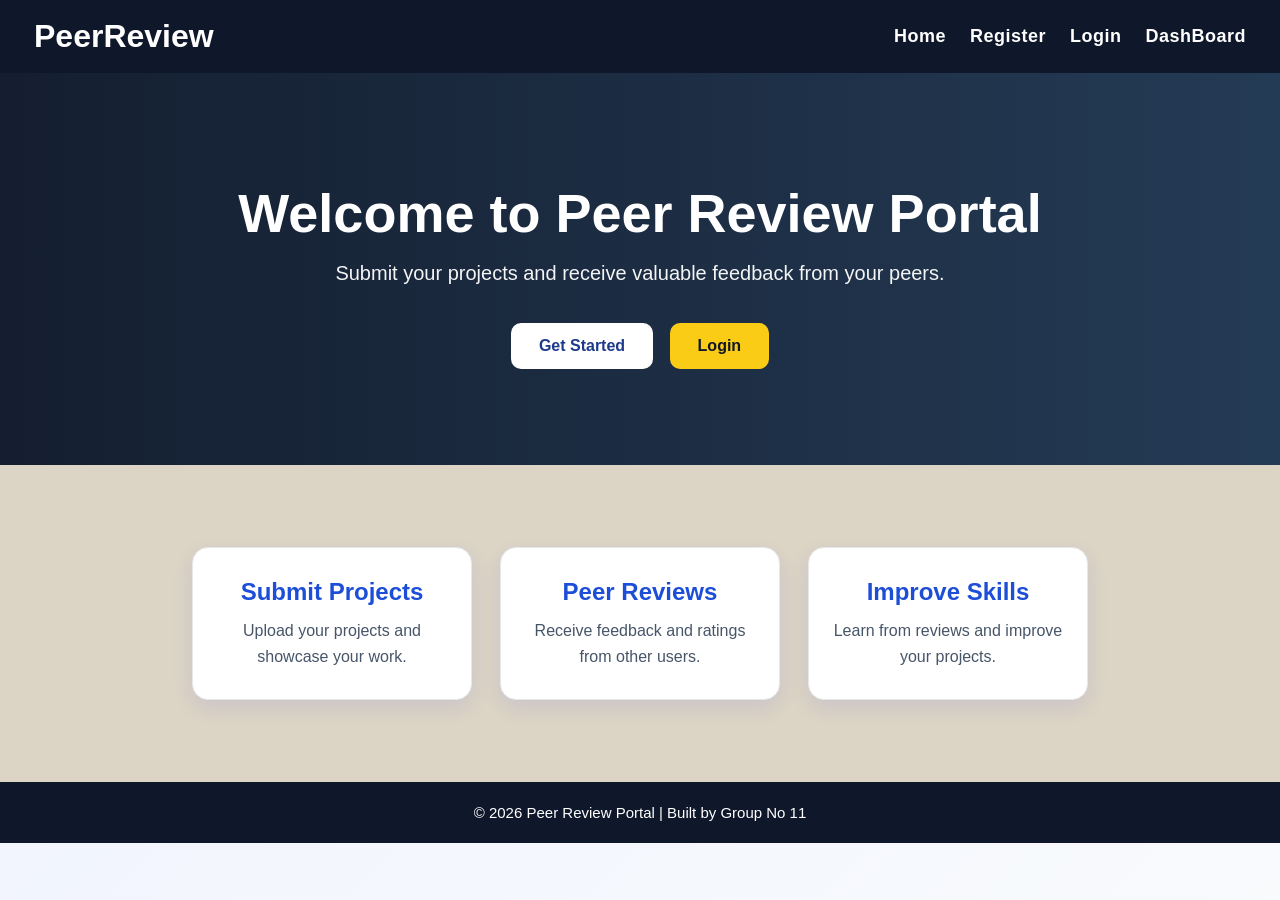
<file: src/main/webapp/index.html>
<!DOCTYPE html>
<html lang="en">
<head>
<meta charset="UTF-8">
<title>Peer Review Portal</title>
<link rel="stylesheet" href="css/style.css">
</head>

<body >

<!-- Navbar -->
<nav class="navbar">
    <h2 class="logo">PeerReview</h2>
    <ul>
        <li><a href="index.html">Home</a></li>
        <li><a href="register.html">Register</a></li>
        <li><a href="login.jsp">Login</a></li>
          <li><a href="dashboard.jsp">DashBoard</a></li>
    </ul>
</nav>

<!-- Hero Section -->
<section class="hero">
    <h1>Welcome to Peer Review Portal</h1>
    <p>Submit your projects and receive valuable feedback from your peers.</p>

    <div class="buttons">
        <a href="register.html" class="btn">Get Started</a>
        <a href="login.jsp" class="btn-secondary">Login</a>
    </div>
</section>

<!-- Features Section -->
<section class="features">

    <div class="feature-card">
        <h3>Submit Projects</h3>
        <p>Upload your projects and showcase your work.</p>
    </div>

    <div class="feature-card">
        <h3>Peer Reviews</h3>
        <p>Receive feedback and ratings from other users.</p>
    </div>

    <div class="feature-card">
        <h3>Improve Skills</h3>
        <p>Learn from reviews and improve your projects.</p>
    </div>

</section>

<!-- Footer -->
<footer>
    <p>© 2026 Peer Review Portal | Built by Group No 11</p>
</footer>

</body>
</html>
</file>
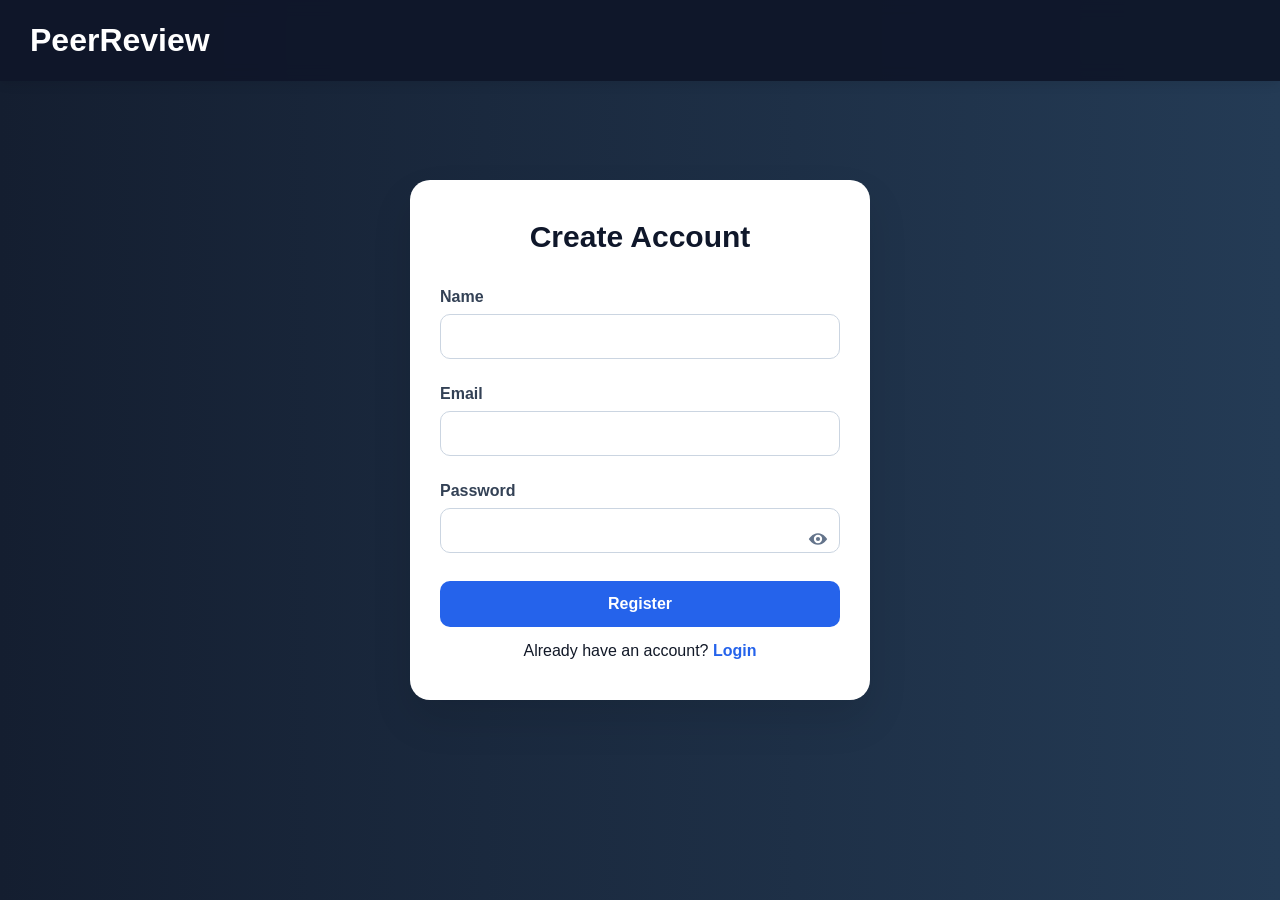
<file: src/main/webapp/register.html>
<!DOCTYPE html>
<html lang="en">
<head>
<meta charset="UTF-8">
<title>Register</title>
<link rel="stylesheet" href="css/register.css">
</head>

<body class="view-project-page">

<nav class="navbar">
    <h2 class="logo">PeerReview</h2>
</nav>

<div class="form-container">
    <h2>Create Account</h2>

    <form action="RegisterServlet" method="post" onsubmit="return validateForm()">

        <label>Name</label>
        <input type="text" name="name" id="name" required autocomplete="name">

        <label>Email</label>
       <input type="text" name="email" id="email" oninput="this.value = this.value.toLowerCase()" required>

        <label>Password</label>
        <div class="password-wrapper">
    <input type="password" name="password" id="password" required autocomplete="new-password">

    <span class="eye-icon" onclick="togglePassword()">
        <!-- Eye Open -->
        <svg id="eye-open" xmlns="http://www.w3.org/2000/svg" width="20" height="20" fill="#64748b" viewBox="0 0 24 24">
            <path d="M12 5c-7 0-11 7-11 7s4 7 11 7 11-7 11-7-4-7-11-7zm0 12a5 5 0 1 1 0-10 5 5 0 0 1 0 10z"/>
            <circle cx="12" cy="12" r="2.5"/>
        </svg>

        <!-- Eye Closed -->
        <svg id="eye-close" xmlns="http://www.w3.org/2000/svg" width="20" height="20" fill="#64748b" viewBox="0 0 24 24" style="display:none;">
            <path d="M2 5l20 14M10.58 10.58a2 2 0 0 0 2.83 2.83M9.88 4.24A11.94 11.94 0 0 1 12 4c7 0 11 8 11 8a21.73 21.73 0 0 1-5.17 5.94M6.53 6.53A21.94 21.94 0 0 0 1 12s4 8 11 8a11.9 11.9 0 0 0 4.23-.77"/>
        </svg>
    </span>
</div>

        <p id="errorMsg" style="color:red; margin-top:6px;margin-bottom: 6px"></p>

        <button type="submit">Register</button>
    </form>

    <p style="margin-top:15px; text-align:center;">
        Already have an account? <a href="login.jsp">Login</a>
    </p>
</div>

<script src="js/validation.js"></script>

</body>
</html>
</file>
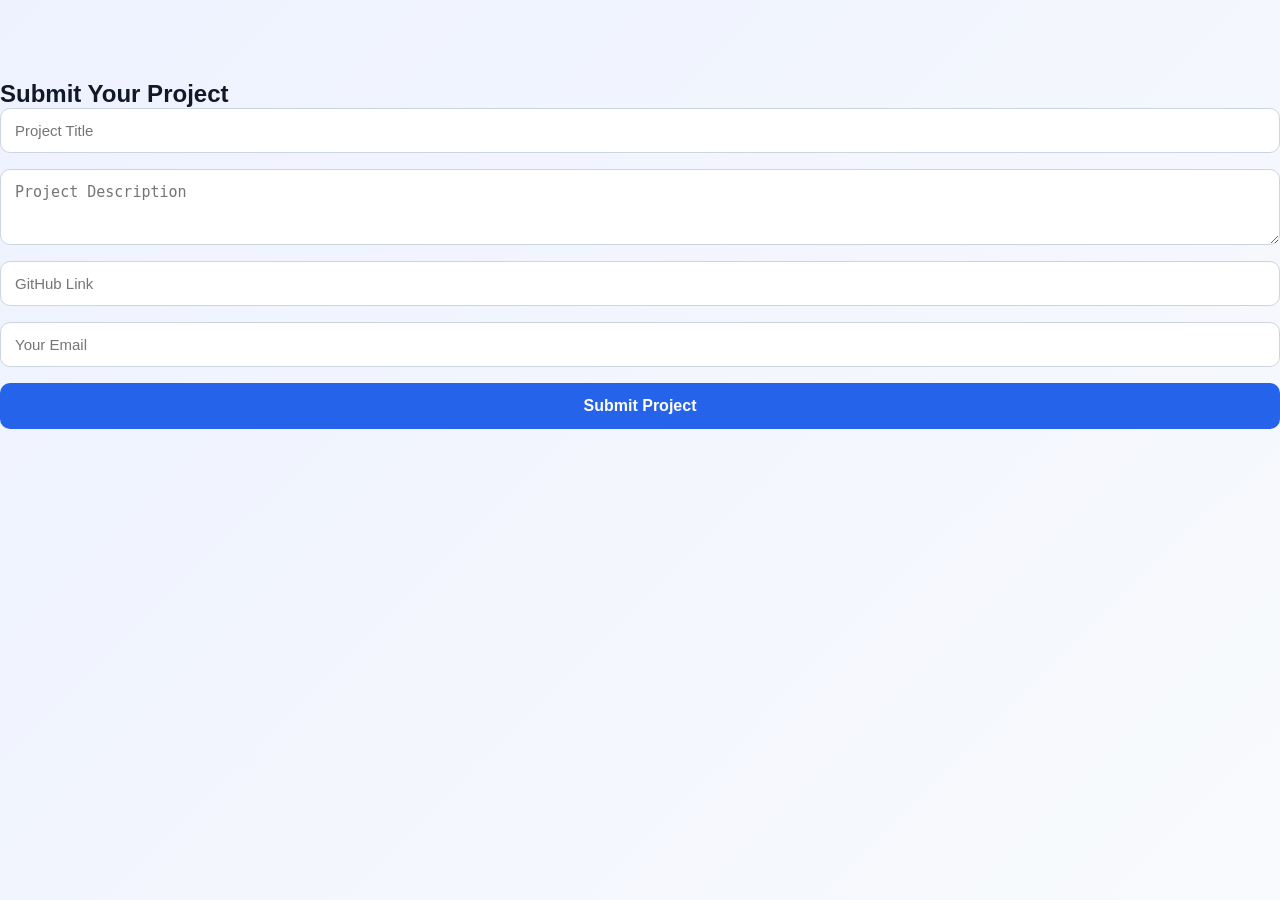
<file: src/main/webapp/submit-project.html>
<!DOCTYPE html>
<html>
<head>
<meta charset="UTF-8">
<title>Submit Project</title>
<link rel="stylesheet" href="css/style.css">
</head>

<body>

<h2>Submit Your Project</h2>

<form action="SubmitProjectServlet" method="post">

<input type="text" name="title" placeholder="Project Title" required>

<textarea name="description" placeholder="Project Description"></textarea>

<input type="text" name="github" placeholder="GitHub Link">

<input type="email" name="email" placeholder="Your Email">

<button type="submit">Submit Project</button>

</form>

</body>
</html>
</file>
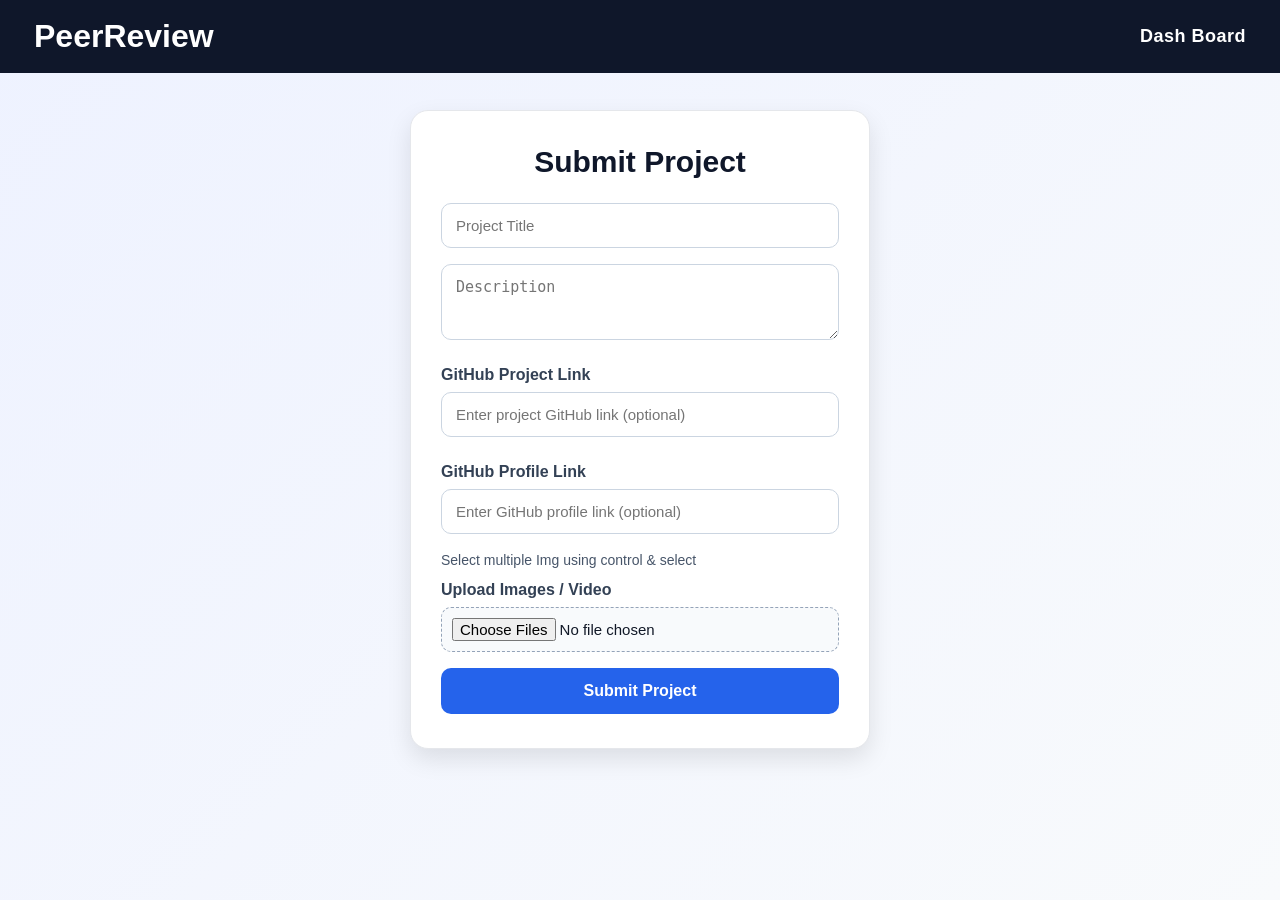
<file: src/main/webapp/submitProject.html>
<!DOCTYPE html>
<html>
<head>
<meta charset="UTF-8">
<title>Submit Project</title>

<link rel="stylesheet" href="css/style.css">

</head>

<body>

<nav class="navbar">
<h2>PeerReview</h2>
<ul>
       
        <li><a href="dashboard.jsp">Dash Board</a></li>
    </ul>
</nav>

<div class="form-container">

<h2>Submit Project</h2>

<form action="SubmitProjectServlet" method="post" enctype="multipart/form-data">
    
    <input type="text" name="title" placeholder="Project Title" required>
    
    <textarea name="description" placeholder="Description" required></textarea>
    
   <label>GitHub Project Link</label>
   <input type="url" name="githubLink" placeholder="Enter project GitHub link (optional)">

   <label>GitHub Profile Link</label>
   <input type="url" name="githubProfile" placeholder="Enter GitHub profile link (optional)">
    
    <!-- <input type="email" name="email" placeholder="Your Email" required> -->
    <p>Select multiple Img using control & select </p>
    <label>Upload Images / Video</label>
 <input type="file" name="mediaFiles" multiple accept="image/*,video/*">

    <button type="submit">Submit Project</button>
</form>
</div>

</body>
</html>
</file>
<file: src/main/webapp/css/style.css>
@charset "UTF-8";

* {
    margin: 0;
    padding: 0;
    box-sizing: border-box;
}

body {
    font-family: Arial, sans-serif;
    background: linear-gradient(135deg, #eef2ff, #f8fafc);
    color: #111827;
    min-height: 100vh;
     padding-top: 80px;
      
    margin: 0;
  

}




.navbar {
    background: #0f172a;
    color: white;
    padding: 18px 34px;
    display: flex;
    justify-content: space-between;
    align-items: center;
    position: fixed;
    top: 0;
    left: 0;
    width: 100%;
     box-shadow: none;  
      border-bottom: none;
      z-index: 1000;
      
}


.navbar h2,
.logo {
    margin: 0;
    font-size: 32px;
    font-weight: 700;
}

.navbar ul {
    display: flex;
    list-style: none;
    gap: 24px;
}

.navbar ul li a {
    color: white;
    text-decoration: none;
    font-weight: 700;
    font-size: 18px;   
    letter-spacing: 0.5px;
}
.navbar ul li a:hover {
    color: #93c5fd;
  

}

/* =========================
   HERO
========================= */
.hero {
    text-align: center;
  
    margin-top: 0;
 margin-top: -8px;
    padding: 110px 20px 90px;
    /*background: linear-gradient(135deg, #2563eb, #1e40af);
    background: linear-gradient(to right, #6a11cb, #2575fc);
background: linear-gradient(to right, #141e30, #243b55);*/
background: linear-gradient(to right, #141e30, #243b55);

color: white;
}

.hero h1 {
    font-size: 54px;
    margin-bottom: 18px;
    font-weight: 800;
}

.hero p {
    font-size: 20px;
    margin-bottom: 32px;
    opacity: 0.95;
}

.btn,
.btn-secondary {
    display: inline-block;
    padding: 14px 28px;
    text-decoration: none;
    border-radius: 10px;
    font-weight: 700;
    font-size: 16px;
    margin: 6px;
    transition: 0.25s ease;
}

.btn {
    background: white;
    color: #1e3a8a;
}

.btn:hover {
    transform: translateY(-2px);
    background: #eff6ff;
    
    text-decoration: none;
}

.btn-secondary {
    background: #facc15;
    color: #111827;
}

.btn-secondary:hover {
    transform: translateY(-2px);
    background: #fbbf24;
    
    text-decoration: none;
}

/* =========================
   FEATURES
========================= */
.features {
    display: flex;
    justify-content: center;
    gap: 28px;
    flex-wrap: wrap;
    padding: 82px 20px;
    max-width: 1540px;
    margin: 0 auto;
        background-color: #dcd4c4;
        
}

.feature-card {
    background: white;
    padding: 30px 24px;
    width: 280px;
    text-align: center;
    border-radius: 16px;
    box-shadow: 0 8px 22px rgba(0, 0, 255, 0.08);
    border: 1px solid #e5e7eb;
    transition: transform 0.25s ease, box-shadow 0.25s ease;
}

.feature-card:hover {
    transform: translateY(-5px);
    box-shadow: 0 14px 28px rgba(0, 0, 0, 0.12);
}

.feature-card h3 {
    margin-bottom: 12px;
    color: #1d4ed8;
    font-size: 24px;
}

.feature-card p {
    color: #475569;
    line-height: 1.6;
    font-size: 16px;
}






.form-container {
    width: 100%;
    max-width: 460px;
    margin: 30px auto;
    background: white;
    padding: 34px 30px;
    border-radius: 18px;
    box-shadow: 0 10px 24px rgba(0, 0, 0, 0.1);
    border: 1px solid #e5e7eb;
}

.form-container h2 {
    text-align: center;
    margin-bottom: 24px;
    font-size: 30px;
    color: #0f172a;
}

form {
    display: flex;
    flex-direction: column;
}

form label {
    font-weight: 600;
    color: #334155;
    margin-bottom: 8px;
    margin-top: 10px;
}

input,
textarea,
select {
    width: 100%;
    padding: 13px 14px;
    margin-bottom: 16px;
    border: 1px solid #cbd5e1;
    border-radius: 10px;
    font-size: 15px;
    background: #fff;
    outline: none;
    transition: 0.2s ease;
}

input:focus,
textarea:focus,
select:focus,
a:focus,
button:focus {
    outline: none;   /* remove blue border */
    box-shadow: none;
}

textarea {
    min-height: 76px;
    resize: vertical;
}

input[type="file"] {
    padding: 10px;
    background: #f8fafc;
    border: 1px dashed #94a3b8;
}

button {
    width: 100%;
    padding: 14px;
    background: #2563eb;
    color: white;
    border: none;
    border-radius: 10px;
    font-size: 16px;
    font-weight: 700;
    cursor: pointer;
    transition: 0.25s ease;
}

button:hover {
    background: #1d4ed8;
    transform: translateY(-1px);
}

.form-container p {
    color: #475569;
    font-size: 14px;
    line-height: 1.5;
}

.form-container a,
a {
    color: #2563eb;
    text-decoration: none;
    font-weight: 600;
}

.form-container a:hover,
a:hover {
    text-decoration: underline;
}

/* =========================
   FOOTER
========================= */
footer {
    text-align: center;
    padding: 22px;
    background: #0f172a;
    color: white;
    
    font-size: 15px;
}

/* =========================
   RESPONSIVE
========================= */
@media (max-width: 768px) {
    .navbar {
        padding: 16px 18px;
        flex-direction: column;
        gap: 12px;
    }

    .navbar h2,
    .logo {
        font-size: 26px;
    }

    .hero {
        padding: 80px 16px 70px;
    }

    .hero h1 {
        font-size: 36px;
    }

    .hero p {
        font-size: 17px;
    }

    .features {
        padding: 45px 14px;
    }

    .feature-card {
        width: 100%;
        max-width: 340px;
    }

    .form-container {
        margin: 40px auto;
        padding: 26px 20px;
    }

    .form-container h2 {
        font-size: 26px;
    }
}
</file>
<file: src/main/webapp/css/register.css>
@charset "UTF-8";

/* RESET */
* {
    margin: 0;
    padding: 0;
    box-sizing: border-box;
}

/* BODY */
body {
    font-family: Arial, sans-serif;
  /*background: linear-gradient(135deg, #e0e7ff, #f1f5f9);*/
     background: linear-gradient(to right, #141e30, #243b55);
    color: #111827;
    min-height: 100vh;

    display: flex;
    flex-direction: column;
    align-items: center;

    padding-top: 100px; 
}

/* NAVBAR */
.navbar {
    background: rgba(15, 23, 42, 0.95);
    color: white;
    padding: 22px 30px;

    position: fixed;
    top: 0;
    left: 0;
    width: 100%;

    backdrop-filter: blur(8px);
   /* box-shadow: 0 4px 12px rgba(0,0,0,0.2);*/
box-shadow: 0 4px 10px rgba(0, 0, 0, 0.08);
    
    }
.logo {
    margin: 0;
    font-size: 32px;
    font-weight: 700;
}

/* FORM CONTAINER */
.form-container {
    width: 100%;
    max-width: 460px;
    background: white;
    margin-top: 80px;
    padding: 40px 30px;
    border-radius: 20px;
animation: fadeInUp 0.6s ease-out;
    /*box-shadow: 0 20px 50px rgba(0, 0, 0, 0.15);*/
     box-shadow: 0 20px 40px rgba(0, 0, 0, 0.1);

    animation: fadeIn 0.5s ease;
}

.form-container h2 {
    text-align: center;
    margin-bottom: 24px;
    font-size: 30px;
    color: #0f172a;
}

/* FORM */
form {
    display: flex;
    flex-direction: column;
}

form label {
    font-weight: 600;
    color: #334155;
    margin-bottom: 8px;
    margin-top: 10px;
}

form input {
    width: 100%;
    padding: 13px 14px;
    margin-bottom: 16px;

    border: 1px solid #cbd5e1;
    border-radius: 10px;
    font-size: 15px;

    outline: none;
    transition: 0.3s;
}

/* INPUT FOCUS */
form input:focus {
    border-color: #2563eb;
    box-shadow: 0 0 0 3px rgba(37, 99, 235, 0.2);
}

/* BUTTON */
form button {
    width: 100%;
    padding: 14px;

    background: #2563eb;
    color: white;

    border: none;
    border-radius: 10px;

    font-size: 16px;
    font-weight: 700;

    cursor: pointer;
    transition: 0.3s;
}

/* BUTTON HOVER */
form button:hover {
    background: #1d4ed8;
    transform: translateY(-2px);
}

/* LINKS */
a {
    color: #2563eb;
    text-decoration: none;
    font-weight: 600;
}

a:hover {
    text-decoration: underline;
}



.password-wrapper {
    position: relative;
}

.password-wrapper input {
    width: 100%;
    padding-right: 45px;
}

.eye-icon {
    position: absolute;
    right: 12px;
    top: 50%;
    transform: translateY(-50%);
    cursor: pointer;
    display: flex;
    align-items: center;
}
.valid {
    border: 2px solid #22c55e !important;
}

.invalid {
    border: 2px solid #ef4444 !important;
}
/* ANIMATION */
@keyframes fadeInUp {
    0% {
        opacity: 0;
        transform: translateY(30px) scale(0.98);
    }
    60% {
        opacity: 1;
        transform: translateY(-5px) scale(1.01);
    }
    100% {
        opacity: 1;
        transform: translateY(0) scale(1);
    }
}
</file>
